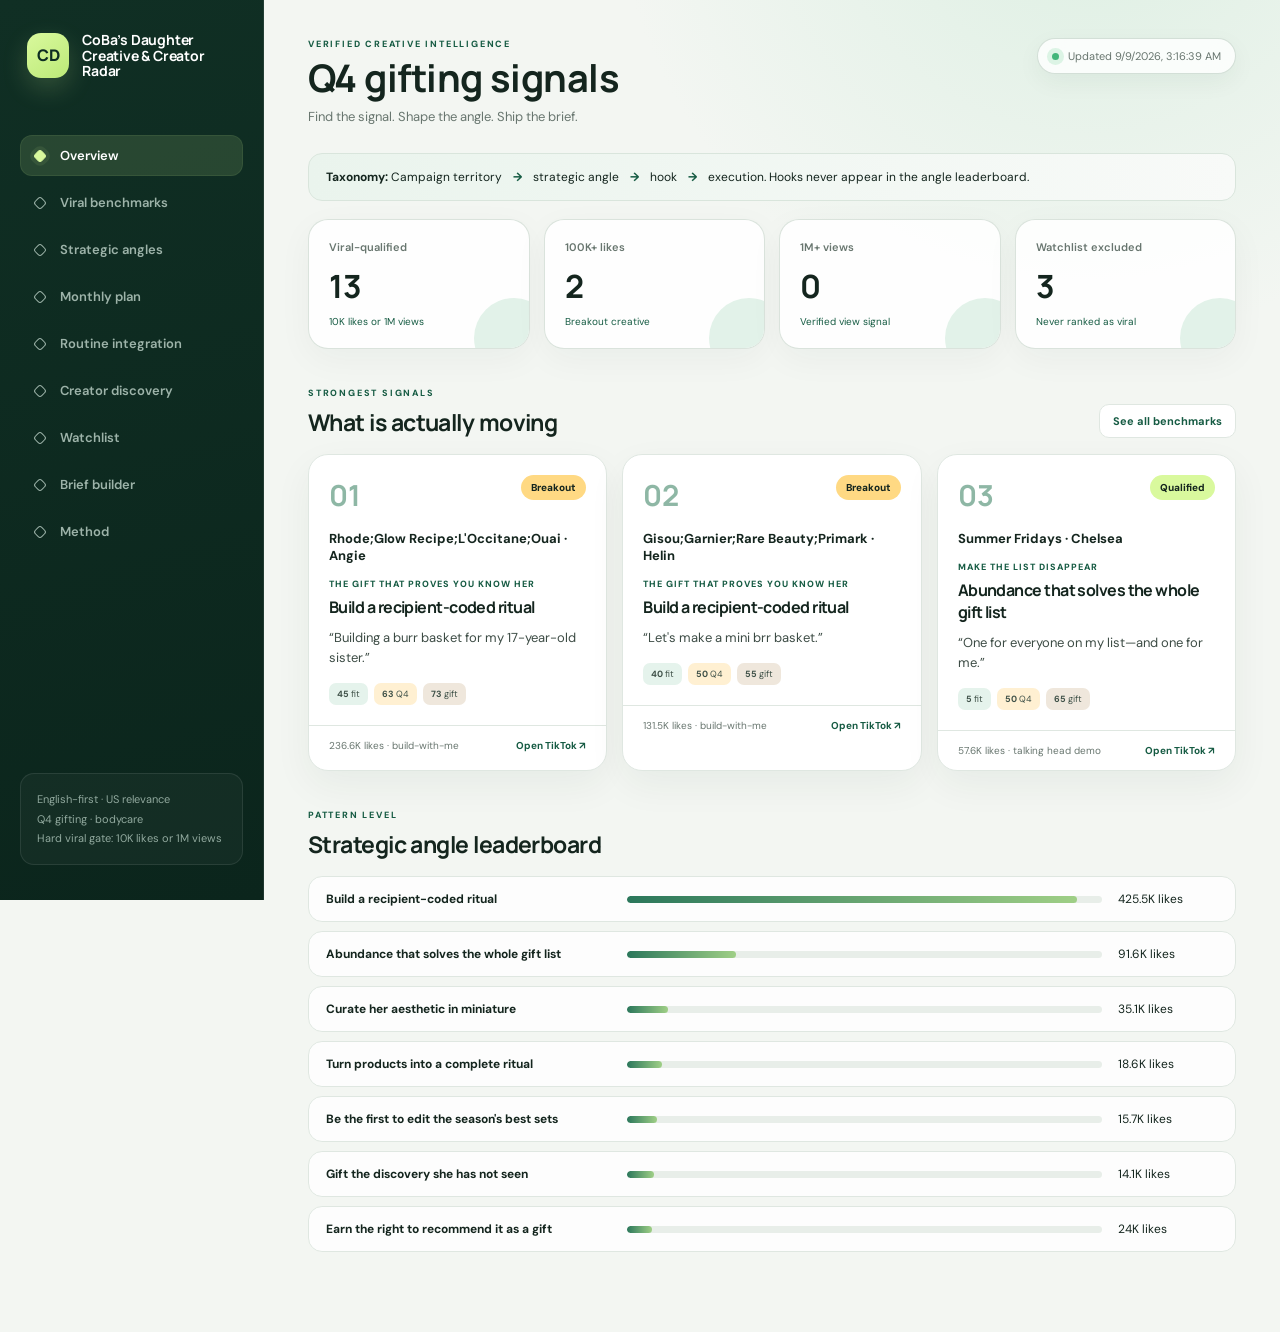
<file: site/index.html>
<!doctype html>
<html lang="en">
<head>
  <meta charset="UTF-8"><meta name="viewport" content="width=device-width,initial-scale=1">
  <meta name="description" content="Verified Q4 gifting signals for CoBa's Daughter">
  <title>CoBa's Daughter Creative &amp; Creator Radar</title>
  <link rel="preconnect" href="https://fonts.googleapis.com"><link rel="preconnect" href="https://fonts.gstatic.com" crossorigin>
  <link href="https://fonts.googleapis.com/css2?family=DM+Sans:wght@400;500;600;700&family=Manrope:wght@500;600;700&display=swap" rel="stylesheet">
  <link rel="stylesheet" href="styles.css">
</head>
<body><div class="shell">
  <aside><div class="brand-mark"><span>CD</span><strong>CoBa’s Daughter<br>Creative &amp; Creator Radar</strong></div>
    <nav>
      <button class="nav-item active" data-view="overview">Overview</button>
      <button class="nav-item" data-view="videos">Viral benchmarks</button>
      <button class="nav-item" data-view="angles">Strategic angles</button>
      <button class="nav-item" data-view="calendar">Monthly plan</button>
      <button class="nav-item" data-view="routine">Routine integration</button>
      <button class="nav-item" data-view="creators">Creator discovery</button>
      <button class="nav-item" data-view="watchlist">Watchlist</button>
      <button class="nav-item" data-view="briefs">Brief builder</button>
      <button class="nav-item" data-view="quality">Method</button>
    </nav>
    <p class="side-note">English-first · US relevance<br>Q4 gifting · bodycare<br>Hard viral gate: 10K likes or 1M views</p>
  </aside>
  <main><header><div><p class="eyebrow">Verified creative intelligence</p><h1 id="page-title">Q4 gifting signals</h1><p class="header-note">Find the signal. Shape the angle. Ship the brief.</p></div><div class="freshness"><span class="pulse"></span><span id="updated">Updating…</span></div></header>
    <div id="fixture-warning" class="warning hidden">Demo fixture data is active. Do not treat it as live evidence.</div>
    <section id="overview" class="view active">
      <div class="definition"><b>Taxonomy:</b> Campaign territory <span>→</span> strategic angle <span>→</span> hook <span>→</span> execution. Hooks never appear in the angle leaderboard.</div>
      <div id="kpis" class="kpis"></div>
      <div class="section-head"><div><p class="eyebrow">Strongest signals</p><h2>What is actually moving</h2></div><button class="ghost" data-go="videos">See all benchmarks</button></div>
      <div id="top-videos" class="video-grid"></div>
      <div class="section-head"><div><p class="eyebrow">Pattern level</p><h2>Strategic angle leaderboard</h2></div></div><div id="top-angles" class="angle-list"></div>
    </section>
    <section id="videos" class="view">
      <div class="toolbar"><input id="search" placeholder="Search brand, creator, territory, angle…"><select id="angle-filter"><option value="">All strategic angles</option></select></div>
      <div class="table-wrap"><table><thead><tr><th>Signal</th><th>Likes</th><th>Views</th><th>Brand / source</th><th>Campaign territory</th><th>Strategic angle</th><th>Hook</th><th>Execution</th><th>Fit</th><th>Q4</th></tr></thead><tbody id="video-rows"></tbody></table></div>
    </section>
    <section id="angles" class="view"><div class="section-head"><div><p class="eyebrow">Viral-qualified sources only</p><h2>Angles CoBa can adapt</h2></div></div><div id="angle-radar" class="radar-grid"></div></section>
    <section id="calendar" class="view"><div class="section-head"><div><p class="eyebrow">September–December</p><h2>Monthly content architecture</h2></div><button class="ghost" data-go="briefs">Build a monthly brief</button></div><div class="definition"><b>Planning logic:</b> Every number is a piece of content. Product, pillar, angle and owner totals must reconcile exactly.</div><div id="month-tabs" class="month-tabs"></div><div id="month-summary"></div><div id="affiliate-campaigns" class="affiliate-campaigns"></div><div id="roundup-guide" class="roundup-guide"></div><div class="section-head"><div><p class="eyebrow">Output allocation</p><h2>How many pieces—and where they go</h2></div></div><div id="allocation-kpis" class="allocation-kpis"></div><div id="product-allocation" class="product-allocation"></div><div class="allocation-split"><div><h3>Pillar × product</h3><div class="table-wrap"><table class="allocation-table"><thead id="allocation-head"></thead><tbody id="allocation-matrix"></tbody></table></div></div><div><h3>Strategic angle breakdown</h3><div class="table-wrap"><table class="angle-allocation-table"><thead><tr><th>Pillar</th><th>Strategic angle</th><th>Pieces</th><th>Lead products</th></tr></thead><tbody id="angle-allocation"></tbody></table></div></div></div><div class="section-head"><div><p class="eyebrow">Priority index</p><h2>Pillar potential by month</h2></div></div><div id="month-pillars" class="month-pillar-grid"></div><div class="section-head"><div><p class="eyebrow">Ownership</p><h2>Stream capacity and constraints</h2></div></div><div id="stream-grid" class="stream-grid"></div></section>
    <section id="routine" class="view"><div class="section-head"><div><p class="eyebrow">Evergreen creative lane</p><h2>Routine integration</h2></div><button class="ghost" data-go="briefs">Build this brief</button></div><div class="definition"><b>Angle:</b> make CoBa a credible step inside a real shower, shave or getting-ready behavior. Voice-over explains why; rising-music edits create instant visual desire.</div><div id="routine-grid" class="routine-grid"></div><div class="panel intern-playbook"><h3>Discovery seeds for the next scan</h3><div id="routine-seeds" class="tag-cloud"></div></div></section>
    <section id="creators" class="view"><div class="section-head"><div><p class="eyebrow">Continuous micro-creator scout</p><h2>Creator discovery</h2></div><button id="download-creators" class="ghost">Download filtered CSV</button></div><div id="scout-status"></div><div class="warning">“Likely ≤$200” is a planning estimate based on public signals—not a quoted rate. Confirm deliverables, usage and rate directly before booking.</div><div class="creator-toolbar"><input id="creator-search" placeholder="Search creator, location or style…"><label><input id="creator-us" type="checkbox" checked> US only</label><label>Max followers<select id="creator-followers"><option value="50000">50K</option><option value="100000">100K</option><option value="999999999">Any</option></select></label></div><div id="creator-kpis" class="kpis compact"></div><div class="table-wrap"><table class="creator-table"><thead><tr><th>Creator</th><th>Followers</th><th>Routine fit</th><th>Viral potential</th><th>Candid</th><th>US evidence</th><th>Budget likelihood</th><th>Evidence</th><th>Score / status</th></tr></thead><tbody id="creator-rows"></tbody></table></div><div class="panel intern-playbook"><h3>Intern verification workflow</h3><ol><li>The scout searches month-aware bodycare and gifting terms, then expands promising profiles.</li><li>Audit at least 3 recent comparable posts; metrics are refreshed each scout run.</li><li>Confirm US location from profile or reliable provider evidence—never infer it from accent or appearance.</li><li>Check whether the feed feels candid and whether recent posts are oversaturated with ads.</li><li>Request an actual quote. Treat the under-$200 label as unconfirmed until the creator replies.</li></ol></div></section>
    <section id="watchlist" class="view"><div class="warning">These posts are relevant references but did not reach 10K likes or 1M views. They are excluded from viral rankings and briefs.</div><div class="table-wrap"><table><thead><tr><th>Likes</th><th>Brand / source</th><th>Territory</th><th>Angle</th><th>Hook</th><th>Reason excluded</th></tr></thead><tbody id="watch-rows"></tbody></table></div></section>
    <section id="briefs" class="view"><div class="brief-layout"><div class="panel builder-controls"><p class="eyebrow">Brand-ready draft</p><h2>Build by month and owner</h2><p class="muted">Month controls gifting depth and CTA. Owner controls what can actually be produced.</p><label>Month<select id="brief-month"><option value="sep">September</option><option value="oct">October</option><option value="nov">November</option><option value="dec">December</option></select></label><label>Content owner<select id="brief-owner"><option value="louie">Louie · Amazon affiliate</option><option value="arie">Arie · TikTok Shop + Baskets</option><option value="kimie">Kimie · Carousel round-up</option><option value="intern">New intern · Reels / integration</option></select></label><label>Pillar<select id="brief-pillar"></select></label><label>Brief mode<select id="brief-mode"><option value="q4">Monthly Q4 plan</option><option value="routine-vo">Routine integration · Voice-over</option><option value="routine-music">Routine integration · Trendy music</option><option value="refill-aloe">Refill Aloe</option><option value="endless-aloe">Endless Summer · Aloe</option><option value="endless-coffee">Endless Summer · Coffee Scrub</option></select></label><label>Product<select id="brief-product"><option value="exfoliate-3">Exfoliate &amp; Nourish · 3-Piece</option><option value="scrub-soothe-7">Scrub &amp; Soothe · 7-Piece</option><option value="bath-body-7">Bath &amp; Body Gift Basket · 7-Piece</option></select></label><div id="product-card" class="product-card"></div><label>Strategic angle<select id="brief-angle"></select></label><div id="angle-play-card" class="product-card angle-play-card"></div><div id="brief-intelligence" class="brief-intelligence"></div><button id="generate-brief" class="primary">Generate monthly brief</button><p class="microcopy">The draft changes with month, pillar, product, owner constraints, reference evidence and viral-potential index.</p></div><article id="brief-preview" class="brief-preview"><div class="empty-state"><span>✦</span><p>Choose a month, owner, pillar, product and strategic angle.</p></div></article></div></section>
    <section id="quality" class="view"><div class="section-head"><div><p class="eyebrow">Rules</p><h2>Evidence and qualification</h2></div></div><div id="quality-cards" class="quality-grid"></div><div class="panel method"><h3>Signal tiers</h3><p><b>Qualified:</b> 10K+ likes or 1M+ views. <b>Breakout:</b> 100K+ likes or 3M+ views. <b>Mega:</b> 1M+ likes or 10M+ views.</p><p>Opportunity score measures fit for CoBa’s Daughter. It cannot turn a below-threshold post into a viral benchmark.</p></div></section>
  </main>
</div><script src="data.js"></script><script src="app.js" defer></script></body></html>
</file>
<file: site/styles.css>
:root{
  --ink:#14251e;--muted:#68766f;--line:#dfe7e1;--paper:#f3f6f2;--surface:#fff;
  --green:#165b43;--deep:#0d2d22;--mint:#e2f2e9;--lime:#d9f99d;--amber:#ffd983;
  --shadow:0 20px 55px rgba(18,51,39,.08);--radius:20px
}
*{box-sizing:border-box}
html{scroll-behavior:smooth}
body{margin:0;background:radial-gradient(circle at 85% -10%,#dcefe2 0,transparent 26%),var(--paper);color:var(--ink);font-family:"DM Sans",Arial,sans-serif}
button,input,select{font:inherit}
.shell{display:grid;grid-template-columns:264px minmax(0,1fr);min-height:100vh}
aside{position:sticky;top:0;height:100vh;padding:28px 20px 24px;background:linear-gradient(165deg,#102f24 0%,#0b251c 100%);color:#fff;display:flex;flex-direction:column;border-right:1px solid rgba(255,255,255,.08)}
.brand-mark{display:flex;align-items:center;gap:13px;font-family:Manrope,sans-serif;line-height:1.12;padding:4px 7px}
.brand-mark span{display:grid;place-items:center;width:45px;height:45px;border-radius:14px;background:linear-gradient(145deg,var(--lime),#bce978);color:var(--deep);font-weight:800;box-shadow:0 10px 26px rgba(217,249,157,.18)}
.brand-mark strong{font-size:14px;letter-spacing:-.2px}
nav{display:grid;gap:6px;margin-top:52px}
.nav-item{position:relative;border:0;background:transparent;color:#9db3a9;text-align:left;padding:12px 14px 12px 40px;border-radius:12px;font-weight:600;font-size:13px;cursor:pointer;transition:.18s ease}
.nav-item:before{content:"";position:absolute;left:15px;top:50%;width:8px;height:8px;border:1.5px solid currentColor;border-radius:3px;transform:translateY(-50%) rotate(45deg)}
.nav-item:hover{color:#fff;background:rgba(255,255,255,.055)}
.nav-item.active{color:#fff;background:rgba(217,249,157,.12);box-shadow:inset 0 0 0 1px rgba(217,249,157,.08)}
.nav-item.active:before{background:var(--lime);border-color:var(--lime);box-shadow:0 0 0 4px rgba(217,249,157,.08)}
.side-note{margin-top:auto;padding:16px;border:1px solid rgba(255,255,255,.09);border-radius:14px;background:rgba(255,255,255,.035);color:#91a99e;font-size:11px;line-height:1.75}
main{padding:38px 44px 80px;max-width:1560px;width:100%;margin:auto}
header{display:flex;justify-content:space-between;align-items:flex-start;margin-bottom:28px}
h1,h2,h3{font-family:Manrope,sans-serif;margin:0;letter-spacing:-.55px}
h1{font-size:38px;line-height:1.1}h2{font-size:23px}h3{font-size:16px}
.header-note{margin:9px 0 0;color:var(--muted);font-size:13px}
.eyebrow{margin:0 0 7px;text-transform:uppercase;letter-spacing:1.8px;font-size:9px;font-weight:800;color:var(--green)}
.freshness{display:flex;align-items:center;gap:9px;background:rgba(255,255,255,.8);backdrop-filter:blur(12px);padding:10px 14px;border:1px solid rgba(207,220,211,.9);border-radius:999px;color:var(--muted);font-size:11px;box-shadow:0 8px 25px rgba(18,51,39,.05)}
.pulse{width:7px;height:7px;border-radius:50%;background:#42b67a;box-shadow:0 0 0 5px #dcf4e5}
.warning,.definition{padding:14px 17px;border-radius:14px;margin-bottom:18px;font-size:12px;line-height:1.5}
.warning{background:#fff7e3;border:1px solid #eedaa1;color:#6e5413}.definition{background:linear-gradient(90deg,#eaf4ed,#f8faf8);border:1px solid #d9e5dc}
.definition span{color:var(--green);font-weight:800;margin:0 8px}.hidden,.view{display:none}.view.active{display:block;animation:rise .28s ease both}@keyframes rise{from{opacity:0;transform:translateY(5px)}to{opacity:1;transform:none}}
.kpis{display:grid;grid-template-columns:repeat(4,minmax(0,1fr));gap:14px}
.kpi,.panel,.brief-preview,.quality-card{background:rgba(255,255,255,.88);border:1px solid rgba(216,226,219,.95);border-radius:var(--radius);padding:20px;box-shadow:0 10px 35px rgba(18,51,39,.045)}
.kpi{position:relative;overflow:hidden;min-height:128px}.kpi:after{content:"";position:absolute;right:-25px;bottom:-30px;width:80px;height:80px;border-radius:50%;background:var(--mint)}
.kpi .label{color:var(--muted);font-size:11px;font-weight:600}.kpi .value{position:relative;z-index:1;font:700 32px Manrope;margin-top:10px}.kpi .note{position:relative;z-index:1;font-size:10px;color:var(--green);margin-top:7px}
.section-head{display:flex;justify-content:space-between;align-items:end;margin:38px 0 16px}
.ghost,.copy-button{border:1px solid var(--line);background:#fff;border-radius:10px;padding:9px 13px;color:var(--green);font-size:11px;font-weight:700;cursor:pointer;transition:.18s ease}.ghost:hover,.copy-button:hover{border-color:#a9c4b7;transform:translateY(-1px)}
.video-grid{display:grid;grid-template-columns:repeat(3,minmax(0,1fr));gap:15px}
.video-card{background:var(--surface);border:1px solid var(--line);border-radius:var(--radius);overflow:hidden;box-shadow:0 14px 38px rgba(18,51,39,.055);transition:.22s ease}.video-card:hover{transform:translateY(-3px);box-shadow:var(--shadow)}
.card-top{padding:20px}.rank{font:700 29px Manrope;color:#8eb7a5}.score{float:right;background:var(--lime);padding:6px 10px;border-radius:999px;font-weight:800;font-size:10px}.tier-breakout,.tier-mega{background:var(--amber)}
.creator{font-weight:700;margin-top:15px;font-size:13px}.territory{color:var(--green);font-size:9px;font-weight:800;text-transform:uppercase;letter-spacing:1px;margin:14px 0 6px}.hook{font-size:13px;line-height:1.55;margin:10px 0;color:#3d4c45}
.score-row{display:flex;gap:6px;flex-wrap:wrap;margin-top:15px}.mini-score{padding:5px 8px;border-radius:7px;font-size:9px;background:#f0f3f1;color:#3f5148}.mini-score.fit{background:#e5f3ec}.mini-score.q4{background:#fff0d2}.mini-score.gift{background:#efe7dc}
.card-foot{display:flex;justify-content:space-between;align-items:center;border-top:1px solid var(--line);padding:13px 20px;color:var(--muted);font-size:10px}.card-foot a,.radar-card a,td a,.brief-preview a{color:var(--green);font-weight:700;text-decoration:none}
.angle-list{display:grid;gap:9px}.angle-row{display:grid;grid-template-columns:1.8fr 3fr 100px;gap:16px;align-items:center;background:rgba(255,255,255,.8);border:1px solid var(--line);padding:14px 17px;border-radius:14px;font-size:12px}.bar{height:7px;background:#e8eee9;border-radius:999px;overflow:hidden}.bar i{display:block;height:100%;background:linear-gradient(90deg,#2b775b,#9fcf86);border-radius:999px}
.toolbar{display:flex;gap:10px;margin-bottom:16px;padding:10px;background:rgba(255,255,255,.55);border:1px solid var(--line);border-radius:15px}.toolbar input,.toolbar select,label input,label select{width:100%;border:1px solid #d8e2db;background:#fff;padding:12px 13px;border-radius:11px;color:var(--ink);outline:0;transition:.18s}.toolbar input:focus,.toolbar select:focus,label input:focus,label select:focus{border-color:#74a88f;box-shadow:0 0 0 4px rgba(46,119,88,.08)}.toolbar input{min-width:360px}
.table-wrap{overflow:auto;background:#fff;border:1px solid var(--line);border-radius:17px;box-shadow:0 12px 35px rgba(18,51,39,.045)}table{border-collapse:separate;border-spacing:0;width:100%;font-size:11px;min-width:1200px}th{position:sticky;top:0;z-index:1;text-align:left;background:#18372c;color:#fff;padding:14px;white-space:nowrap;font-size:10px;letter-spacing:.2px}td{padding:14px;border-bottom:1px solid #e7ede9;vertical-align:top;line-height:1.45}tbody tr:hover td{background:#f8fbf8}
.radar-grid{display:grid;grid-template-columns:repeat(2,minmax(0,1fr));gap:15px}.radar-card{position:relative;background:#fff;border:1px solid var(--line);border-radius:var(--radius);padding:22px;overflow:hidden}.radar-card:after{content:"";position:absolute;right:-22px;top:-28px;width:90px;height:90px;border-radius:50%;background:linear-gradient(145deg,var(--mint),transparent)}.radar-card h3{position:relative;z-index:1;font-size:18px}
.routine-grid{display:grid;grid-template-columns:repeat(2,minmax(0,1fr));gap:16px}.routine-card{background:#fff;border:1px solid var(--line);border-radius:var(--radius);padding:23px;box-shadow:0 14px 38px rgba(18,51,39,.05);line-height:1.55;font-size:12px}.routine-card h3{font-size:18px;margin:16px 0}.routine-card>a{color:var(--green);font-weight:800;text-decoration:none}.routine-meta{display:flex;justify-content:space-between;gap:12px;font-size:10px;color:var(--muted)}.routine-meta span{background:var(--mint);color:var(--green);padding:5px 8px;border-radius:999px;font-weight:800}.adaptation{padding:13px;border-radius:12px;background:#f2f7f3;margin:15px 0}.adaptation p{margin:5px 0 0}.intern-playbook{margin-top:18px;line-height:1.65}.tag-cloud{display:flex;flex-wrap:wrap;gap:8px;margin-top:13px}.tag-cloud span{padding:7px 10px;background:#eff4f0;border:1px solid var(--line);border-radius:999px;font-size:10px}.creator-toolbar{display:grid;grid-template-columns:minmax(260px,1fr) auto 180px;gap:12px;align-items:end;padding:12px;background:rgba(255,255,255,.7);border:1px solid var(--line);border-radius:15px;margin-bottom:15px}.creator-toolbar>input,.creator-toolbar select{width:100%;border:1px solid #d8e2db;background:#fff;padding:11px 12px;border-radius:10px}.creator-toolbar label{display:flex;align-items:center;gap:8px;font-size:11px;font-weight:700}.creator-toolbar label:last-child{display:grid}.creator-toolbar input[type=checkbox]{accent-color:var(--green)}.kpis.compact{margin-bottom:15px}.kpis.compact .kpi{min-height:100px;padding:15px}.kpis.compact .value{font-size:26px}.creator-table{min-width:1280px}.status{display:inline-block;margin-top:5px;padding:4px 7px;border-radius:999px;font-size:9px;font-weight:800}.status.ready{background:#dff2e6;color:#1c6648}.status.research{background:#fff0cf;color:#72591d}
.scout-banner{display:grid;grid-template-columns:1fr auto;align-items:center;gap:12px;padding:17px 19px;border:1px solid #cfe5d7;border-radius:16px;background:linear-gradient(135deg,#e8f6ec,#fff);margin-bottom:14px;font-size:11px}.scout-banner.error{border-color:#efd69b;background:#fff8e8}.scout-banner.offline{border-color:#e5d6cf;background:#fff5f0}.scout-banner p{margin:5px 0 0;color:var(--muted)}.scout-dot{display:inline-block;width:8px;height:8px;border-radius:50%;background:#38b777;box-shadow:0 0 0 5px rgba(56,183,119,.12);margin-right:10px}.scout-banner.error .scout-dot{background:#e2a72d}.scout-banner.offline .scout-dot{background:#d66d4a}.scout-stats{display:flex;gap:7px}.scout-stats span{padding:7px 9px;border-radius:9px;background:rgba(255,255,255,.8);border:1px solid rgba(207,225,214,.8);white-space:nowrap}.scout-banner>small{grid-column:1/-1;color:var(--muted)}.empty-row{text-align:center;padding:34px;color:var(--muted)}
.month-tabs{display:flex;gap:8px;margin-bottom:14px}.month-tabs button{border:1px solid var(--line);background:#fff;color:var(--muted);padding:9px 16px;border-radius:999px;font-weight:800;cursor:pointer}.month-tabs button.active{background:var(--deep);border-color:var(--deep);color:#fff}.month-hero{display:grid;grid-template-columns:1.15fr 1fr;gap:28px;padding:24px;border-radius:var(--radius);background:linear-gradient(145deg,#173c2f,#0d2d22);color:#fff;box-shadow:var(--shadow)}.month-hero p{line-height:1.6;color:#d9e7df}.month-hero .eyebrow{color:var(--lime)}.language-grid{display:grid;grid-template-columns:1fr 1fr;gap:12px;margin-top:12px}.language-grid>div{background:#fff;border:1px solid var(--line);padding:15px;border-radius:14px}.language-grid p{display:flex;flex-wrap:wrap;gap:6px;margin-bottom:0}.language-grid span{font-size:9px;background:#edf5ee;padding:5px 8px;border-radius:999px}.language-grid>div:last-child span{background:#fff0e2}.month-pillar-grid{display:grid;grid-template-columns:repeat(5,minmax(0,1fr));gap:12px}.pillar-card,.stream-card{background:#fff;border:1px solid var(--line);border-radius:16px;padding:17px}.pillar-card h3{font-size:14px;min-height:42px}.potential{display:flex;align-items:baseline;gap:4px}.potential b{font:700 28px Manrope;color:var(--green)}.potential span,.pillar-card small,.stream-card small{font-size:9px;color:var(--muted);line-height:1.5}.score-track{height:6px;background:#e9efeb;border-radius:999px;margin:14px 0 8px;overflow:hidden}.score-track i{display:block;height:100%;background:linear-gradient(90deg,#2e7257,#c2ec83);border-radius:999px}.stream-grid{display:grid;grid-template-columns:repeat(4,minmax(0,1fr));gap:12px}.stream-card{display:grid;gap:7px}.stream-card span{font-size:10px;color:var(--green);font-weight:700}.stream-card p{font-size:11px;line-height:1.5;margin:4px 0}.brief-intelligence{display:grid;grid-template-columns:repeat(3,1fr);gap:7px;margin-top:14px}.brief-intelligence div{background:#eef5ef;border-radius:10px;padding:9px}.brief-intelligence span{display:block;color:var(--muted);font-size:8px}.brief-intelligence b{font-size:13px}.brief-intelligence p{grid-column:1/-1;font-size:9px;color:var(--muted);line-height:1.4;margin:2px}
.allocation-kpis{display:grid;grid-template-columns:repeat(3,1fr);gap:12px;margin-bottom:12px}.allocation-kpis article{display:grid;gap:5px;padding:17px 19px;border-radius:16px;background:#fff;border:1px solid var(--line)}.allocation-kpis span,.allocation-kpis small{font-size:10px;color:var(--muted)}.allocation-kpis b{font:700 28px Manrope}.allocation-kpis .reconciled{background:#e7f4eb;border-color:#c8e1d1}.allocation-kpis .reconciled b{font-size:21px;color:var(--green)}.allocation-kpis .mismatch{background:#fff4e2;border-color:#efd39c}.product-allocation{display:grid;grid-template-columns:repeat(3,1fr);gap:12px}.product-allocation-card{display:grid;grid-template-columns:auto 1fr auto;gap:8px 12px;align-items:start;padding:18px;background:#fff;border:1px solid var(--line);border-radius:16px}.product-allocation-card>span{font:700 20px Manrope;color:#a0b8ac}.product-allocation-card h3{font-size:13px}.product-allocation-card p{font-size:9px;color:var(--muted);margin:5px 0 0}.product-allocation-card>b{font:700 25px Manrope;color:var(--green)}.product-allocation-card>b small{font-size:9px}.allocation-bar{grid-column:1/-1;height:6px;background:#edf1ee;border-radius:99px;overflow:hidden}.allocation-bar i{display:block;height:100%;background:linear-gradient(90deg,#1f684f,#b8e889)}.product-allocation-card em{grid-column:1/-1;font-size:9px;color:var(--muted);font-style:normal}.allocation-split{display:grid;grid-template-columns:1fr 1.25fr;gap:14px;margin-top:18px}.allocation-split>div>h3{margin:0 0 10px}.allocation-table,.angle-allocation-table{min-width:760px}.allocation-table td:not(:first-child),.angle-allocation-table td:nth-child(3){text-align:center}.total-row td{font-weight:800;background:#eef5f0}.angle-allocation-table td:nth-child(3) strong{display:block;font:700 20px Manrope;color:var(--green)}.angle-allocation-table td:nth-child(3) small{display:block;color:var(--muted);font-size:8px}
.roundup-guide{margin-top:8px}.roundup-guide>.section-head{align-items:center}.guide-total{padding:8px 12px;border-radius:999px;background:var(--deep);color:#fff;font-size:10px;font-weight:800}.guide-intro{padding:20px 22px;border:1px solid #cde0d2;border-radius:16px;background:linear-gradient(135deg,#e9f4e8,#fff)}.guide-intro p{max-width:1000px;margin:7px 0 0;color:#40564c;font-size:12px;line-height:1.65}.roundup-mix{display:grid;grid-template-columns:1fr 1fr;gap:14px;margin-top:14px}.roundup-mix>section{padding:18px;background:#fff;border:1px solid var(--line);border-radius:16px}.roundup-mix h3{margin-bottom:11px}.roundup-mix article{display:grid;grid-template-columns:1fr auto;gap:5px 12px;padding:10px 0;border-top:1px solid #edf1ee}.roundup-mix article span{font-size:11px;font-weight:800}.roundup-mix article b{grid-row:1/3;grid-column:2;font:700 24px Manrope;color:var(--green)}.roundup-mix article small{font-size:9px;color:var(--muted);line-height:1.45}.roundup-mix article i{grid-column:1/-1;height:4px;border-radius:99px;background:linear-gradient(90deg,#2e7257,#c2ec83)}.guide-rules{display:grid;grid-template-columns:1fr 1fr;gap:14px;margin-top:14px}.guide-rules article{padding:18px 20px;border-radius:16px;background:#f0f7f2;border:1px solid #d7e7dc}.guide-rules article.avoid{background:#fff6ed;border-color:#eddcc7}.guide-rules ul{padding-left:18px;margin:9px 0 0;font-size:10px;line-height:1.65}.roundup-table-wrap{margin-top:14px}.roundup-table{min-width:1260px}.roundup-table td:nth-child(1){text-align:center}.roundup-table td:nth-child(5){font-weight:700}.lane{display:inline-block;padding:5px 8px;border-radius:999px;background:#e6f3ea;color:#286047;font-size:9px;font-weight:800}.lane.gift,.lane.gift-seed{background:#fff0d1;color:#745619}.guide-note{margin:10px 2px 0;color:var(--muted);font-size:10px}
.affiliate-campaigns{margin-top:8px}.affiliate-campaign-grid{display:grid;grid-template-columns:1fr 1fr;gap:14px}.affiliate-campaign-card{display:grid;gap:18px;padding:22px;border:1px solid #d6e4da;border-radius:18px;background:linear-gradient(145deg,#fff,#f5faf5);box-shadow:0 12px 32px rgba(18,51,39,.045)}.affiliate-campaign-card h3{font-size:20px}.affiliate-campaign-card>div>p:not(.eyebrow){font-size:11px;line-height:1.6;color:var(--muted)}.campaign-numbers{display:flex;gap:8px}.campaign-numbers span{padding:8px 11px;border-radius:10px;background:#e6f3ea;color:#315b49;font-size:10px}.campaign-numbers b{font:700 17px Manrope;color:var(--green);margin-right:3px}.affiliate-campaign-card dl{display:grid;gap:10px;margin:0}.affiliate-campaign-card dl>div{display:grid;grid-template-columns:105px 1fr;gap:12px;padding-top:10px;border-top:1px solid #e5ece7}.affiliate-campaign-card dt{font-size:9px;font-weight:800;text-transform:uppercase;letter-spacing:.6px;color:#759084}.affiliate-campaign-card dd{margin:0;font-size:10px;line-height:1.55}.affiliate-campaign-card dd em{display:inline-block;margin:0 5px 5px 0;padding:4px 7px;border-radius:999px;background:#eff4f0;font-style:normal;font-size:8px}.affiliate-campaign-card>a{width:max-content;color:var(--green);font-size:11px;font-weight:800;text-decoration:none}.campaign-pending{margin-top:10px;padding:11px 14px;border-radius:12px;background:#fff7e5;border:1px solid #ead7a7;color:#705719;font-size:9px;line-height:1.6}
.brief-layout{display:grid;grid-template-columns:360px minmax(0,1fr);gap:20px;align-items:start}.builder-controls{position:sticky;top:24px;background:linear-gradient(160deg,#fff,#f7faf7)}.panel label{display:grid;gap:7px;margin-top:17px;font-size:11px;font-weight:700}.primary{width:100%;border:0;background:linear-gradient(135deg,#1c694e,#0f4a37);color:#fff;padding:13px;border-radius:11px;margin-top:19px;font-weight:700;cursor:pointer;box-shadow:0 10px 24px rgba(22,91,67,.18);transition:.18s}.primary:hover{transform:translateY(-1px);box-shadow:0 13px 28px rgba(22,91,67,.24)}.microcopy{font-size:10px;line-height:1.5;color:var(--muted);margin:13px 2px 0}
.product-card{margin-top:10px;padding:12px 13px;border:1px solid #dce7df;border-radius:12px;background:#f4f8f4}.product-card strong{display:block;font-size:12px}.product-card p{font-size:10px;line-height:1.45;color:var(--muted);margin:6px 0}.product-card a{font-size:10px;font-weight:700}
.angle-play-card{background:linear-gradient(145deg,#eef7ec,#f8fbf7);border-color:#cfe1d4}.angle-play-card .microcopy{display:block;margin-top:7px;color:#385c4c}.viral-plan{padding:16px 18px;border:1px solid #d9e7dc;border-radius:14px;background:linear-gradient(145deg,#f3f9f3,#fff)}.viral-plan p{margin:7px 0}.sound-signal{display:inline-block;margin-left:6px;padding:2px 7px;border-radius:999px;background:#e0f1d5;color:#26563f;font-size:9px;font-weight:800}.rights-note{padding:11px 13px;border-left:3px solid #d6a84a;background:#fff8e8;color:#72591d;font-size:10px}
.brief-preview{min-height:570px;line-height:1.62;padding:28px 32px}.brief-preview h3{margin-top:24px;font-size:14px}.brief-preview li{margin:6px 0}.brief-top{display:flex;justify-content:space-between;gap:20px;padding-bottom:20px;border-bottom:1px solid var(--line);margin-bottom:24px}.empty-state{min-height:480px;display:grid;place-content:center;text-align:center;color:var(--muted)}.empty-state span{font-size:32px;color:#86b39f}.empty-state p{max-width:280px}.checklist{list-style:none;padding:0}.checklist li{position:relative;padding:9px 10px 9px 34px;background:#f7faf7;border-radius:9px}.checklist li:before{content:"✓";position:absolute;left:12px;color:var(--green);font-weight:800}
.muted{color:var(--muted)}.quality-grid{display:grid;grid-template-columns:repeat(3,minmax(0,1fr));gap:14px}.quality-card strong{font:700 21px Manrope;display:block;margin-bottom:7px;overflow-wrap:anywhere}.method{margin-top:16px;line-height:1.65}
@media(max-width:1100px){.shell{grid-template-columns:220px minmax(0,1fr)}main{padding:32px 28px}.kpis{grid-template-columns:repeat(2,1fr)}.video-grid{grid-template-columns:1fr 1fr}.month-pillar-grid{grid-template-columns:repeat(3,1fr)}.stream-grid{grid-template-columns:repeat(2,1fr)}.allocation-split{grid-template-columns:1fr}.brief-layout{grid-template-columns:300px 1fr}}
@media(max-width:780px){.shell{display:block}aside{position:relative;height:auto;padding:18px}.brand-mark{justify-content:center}nav{margin-top:18px;display:flex;overflow:auto}.nav-item{padding:10px 13px 10px 32px;white-space:nowrap}.nav-item:before{left:12px}.side-note{display:none}main{padding:26px 16px 60px}header{display:grid;gap:16px}h1{font-size:31px}.freshness{width:max-content}.video-grid,.quality-grid,.radar-grid,.routine-grid,.month-pillar-grid,.stream-grid,.month-hero,.language-grid,.scout-banner,.allocation-kpis,.product-allocation,.roundup-mix,.guide-rules,.affiliate-campaign-grid{grid-template-columns:1fr}.scout-stats{overflow:auto}.creator-toolbar{grid-template-columns:1fr}.brief-layout{grid-template-columns:1fr}.builder-controls{position:static}.toolbar{display:grid}.toolbar input{min-width:0}.angle-row{grid-template-columns:1fr}.brief-preview{padding:22px 18px}}
@media(max-width:480px){.kpis{grid-template-columns:1fr 1fr}.kpi{min-height:116px;padding:16px}.kpi .value{font-size:27px}.section-head{align-items:flex-start;gap:10px}.video-grid{grid-template-columns:1fr}.brief-top{display:grid}}
</file>
